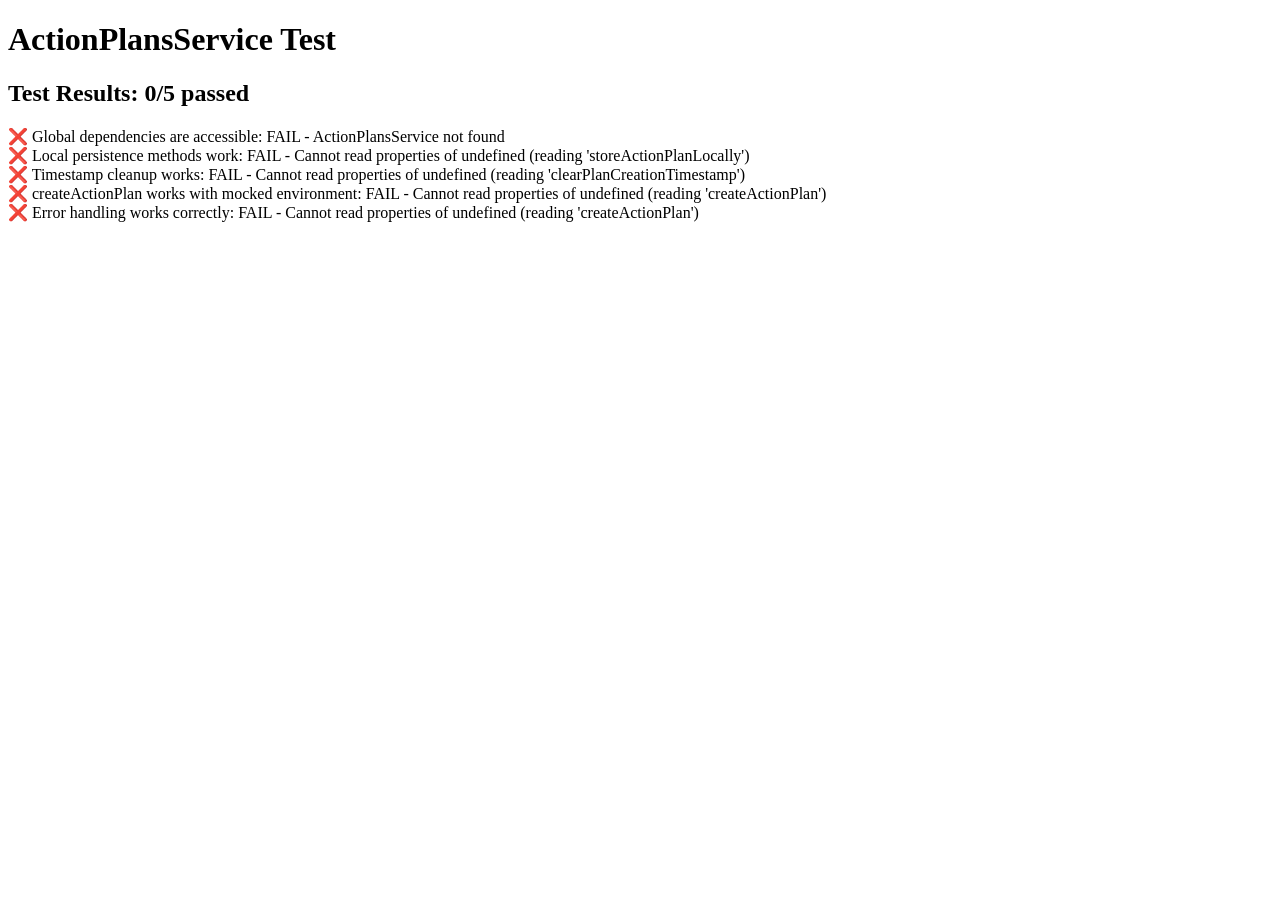
<file: test_action_plans_service.html>
<!DOCTYPE html>
<html>
<head>
    <title>ActionPlansService Test</title>
</head>
<body>
    <h1>ActionPlansService Test</h1>
    <div id="test-results"></div>
    
    <script>
        // Simple test framework
        class TestRunner {
            constructor() {
                this.tests = [];
                this.results = [];
            }
            
            test(name, testFn) {
                this.tests.push({ name, testFn });
            }
            
            async run() {
                const resultsDiv = document.getElementById('test-results');
                resultsDiv.innerHTML = '<h2>Running Tests...</h2>';
                
                for (const test of this.tests) {
                    try {
                        await test.testFn();
                        this.results.push({ name: test.name, status: 'PASS' });
                        console.log(`✅ ${test.name}: PASS`);
                    } catch (error) {
                        this.results.push({ name: test.name, status: 'FAIL', error: error.message });
                        console.error(`❌ ${test.name}: FAIL - ${error.message}`);
                    }
                }
                
                this.displayResults();
            }
            
            displayResults() {
                const resultsDiv = document.getElementById('test-results');
                const passed = this.results.filter(r => r.status === 'PASS').length;
                const total = this.results.length;
                
                let html = `<h2>Test Results: ${passed}/${total} passed</h2>`;
                this.results.forEach(result => {
                    const icon = result.status === 'PASS' ? '✅' : '❌';
                    html += `<div>${icon} ${result.name}: ${result.status}`;
                    if (result.error) {
                        html += ` - ${result.error}`;
                    }
                    html += '</div>';
                });
                
                resultsDiv.innerHTML = html;
            }
        }
        
        // Mock the global dependencies needed for testing
        function setupMockEnvironment() {
            // Mock dispatcher
            window.dispatcher = {
                dispatch: function(action) {
                    console.log('Mock dispatch:', action.type, action.payload);
                }
            };
            
            // Mock signalsStore
            window.signalsStore = {
                getState: function() {
                    return {
                        userInfo: { userId: 'test-user-1' },
                        signalsById: new Map([
                            ['signal-123', { account_id: 'account-456' }]
                        ]),
                        actionPlans: new Map(),
                        actionPlansByAccount: new Map()
                    };
                }
            };
            
            // Mock Actions
            window.Actions = {
                showMessage: function(message, type) {
                    return { type: 'MESSAGE_SHOWN', payload: { message, type } };
                },
                requestActionPlan: function(signalId, title, description, tasks, userId) {
                    return { 
                        type: 'ACTION_PLAN_REQUESTED', 
                        payload: { 
                            signalId, title, description, tasks, userId,
                            operationId: `plan_${signalId}_${Date.now()}`
                        }
                    };
                },
                actionPlanSucceeded: function(plan, operationId) {
                    return { type: 'ACTION_PLAN_SUCCEEDED', payload: { plan, operationId } };
                },
                actionPlanFailed: function(operationId, error) {
                    return { type: 'ACTION_PLAN_FAILED', payload: { operationId, error } };
                }
            };
            
            // Mock SignalsRepository
            window.SignalsRepository = {
                saveActionPlan: async function(planData) {
                    console.log('Mock saveActionPlan called with:', planData);
                    // Simulate the real behavior - always return success for optimistic updates
                    return {
                        success: true,
                        data: { ...planData, id: planData.id || `plan_${Date.now()}` }
                    };
                }
            };
        }
        
        // Initialize tests
        const testRunner = new TestRunner();
        
        testRunner.test('Global dependencies are accessible', () => {
            const service = window.ActionPlansService;
            if (!service) throw new Error('ActionPlansService not found');
            
            // Test that the new safe methods work
            const dispatcher = service.getDispatcher();
            const signalsStore = service.getSignalsStore();
            
            if (!dispatcher) throw new Error('Dispatcher not accessible');
            if (!signalsStore) throw new Error('SignalsStore not accessible');
        });
        
        testRunner.test('Local persistence methods work', () => {
            const service = window.ActionPlansService;
            
            // Clear any existing data
            localStorage.removeItem('signalsai_action_plans');
            
            const testPlan = {
                id: 'test-plan-123',
                title: 'Test Plan',
                accountId: 'test-account',
                status: 'active'
            };
            
            // Test storing
            service.storeActionPlanLocally(testPlan);
            
            // Test retrieval
            const localPlans = service.getLocalActionPlans();
            if (!localPlans['test-plan-123']) {
                throw new Error('Plan was not stored locally');
            }
            
            if (localPlans['test-plan-123'].title !== 'Test Plan') {
                throw new Error('Plan data was not stored correctly');
            }
        });
        
        testRunner.test('Timestamp cleanup works', () => {
            const service = window.ActionPlansService;
            
            // Set up a test timestamp
            const testTimestamps = { 'test-account-123': Date.now() };
            localStorage.setItem('signalsai_plan_timestamps', JSON.stringify(testTimestamps));
            
            // Clear it
            service.clearPlanCreationTimestamp('test-account-123');
            
            // Verify it was cleared
            const updatedTimestamps = JSON.parse(localStorage.getItem('signalsai_plan_timestamps') || '{}');
            if (updatedTimestamps['test-account-123']) {
                throw new Error('Timestamp was not cleared');
            }
        });
        
        testRunner.test('createActionPlan works with mocked environment', async () => {
            const service = window.ActionPlansService;
            
            // Clear any existing data
            localStorage.removeItem('signalsai_action_plans');
            
            const result = await service.createActionPlan(
                'signal-123',
                'Test Action Plan',
                'Test Description',
                [],
                null
            );
            
            if (!result) {
                throw new Error('createActionPlan returned null');
            }
            
            if (result.title !== 'Test Action Plan') {
                throw new Error('Plan title incorrect');
            }
            
            // Verify it was stored locally
            const localPlans = service.getLocalActionPlans();
            if (!Object.keys(localPlans).length) {
                throw new Error('Plan was not stored locally');
            }
        });
        
        testRunner.test('Error handling works correctly', async () => {
            const service = window.ActionPlansService;
            
            // Test with empty title
            const result = await service.createActionPlan('signal-123', '', 'Description');
            if (result !== null) {
                throw new Error('Should return null for empty title');
            }
        });
        
        // Run tests after page loads and dependencies are set up
        window.addEventListener('load', () => {
            setupMockEnvironment();
            
            setTimeout(() => {
                testRunner.run();
            }, 100);
        });
    </script>
</body>
</html>
</file>
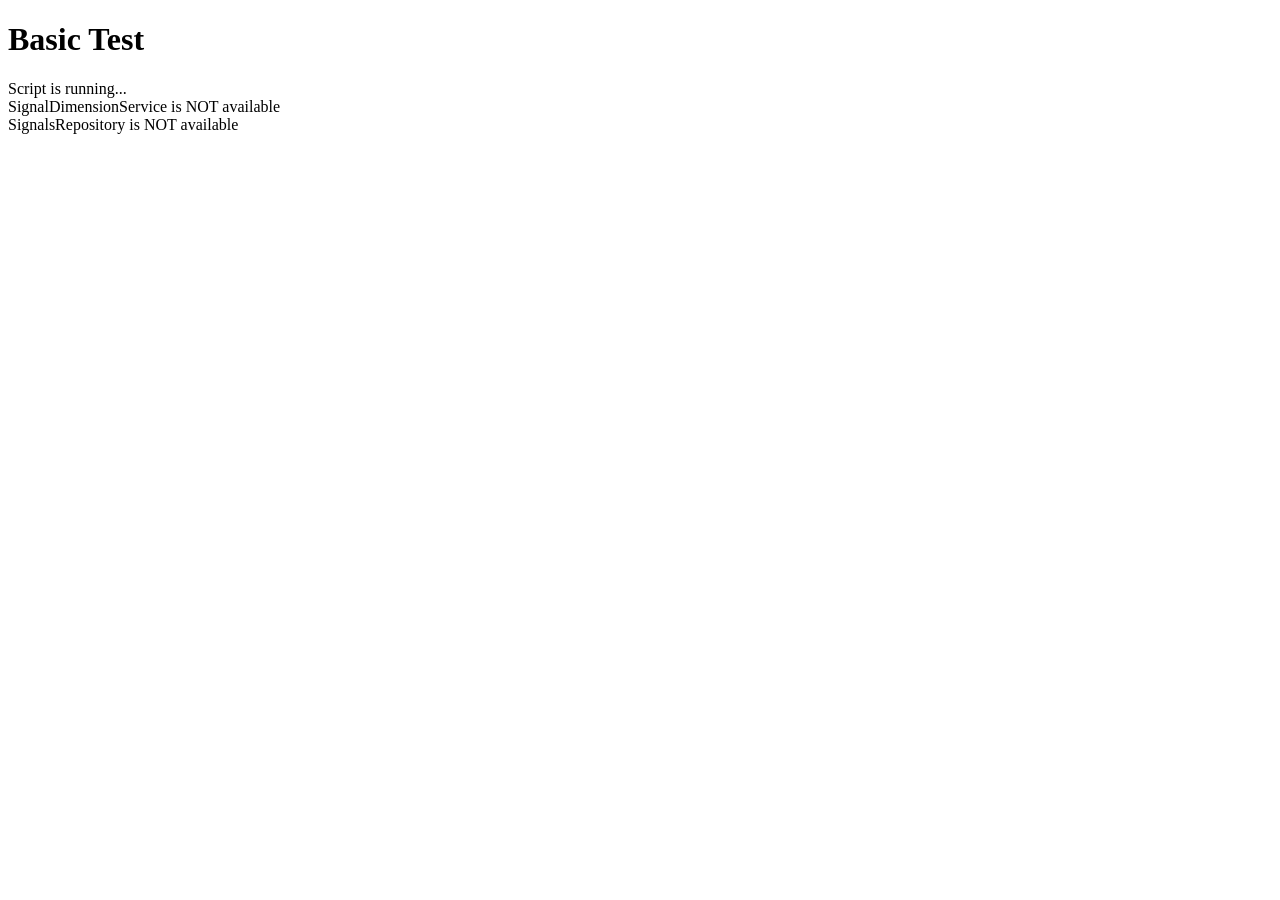
<file: test_basic.html>
<!DOCTYPE html>
<html lang="en">
<head>
    <meta charset="UTF-8">
    <meta name="viewport" content="width=device-width, initial-scale=1.0">
    <title>Basic Test</title>
</head>
<body>
    <h1>Basic Test</h1>
    <div id="output">Loading...</div>

    <script>
        try {
            console.log('Script is running...');
            document.getElementById('output').innerHTML = 'Script is running...';
            
            // Test if classes are available
            if (typeof SignalDimensionService !== 'undefined') {
                console.log('SignalDimensionService is available');
                document.getElementById('output').innerHTML += '<br>SignalDimensionService is available';
            } else {
                console.log('SignalDimensionService is NOT available');
                document.getElementById('output').innerHTML += '<br>SignalDimensionService is NOT available';
            }
            
            if (typeof SignalsRepository !== 'undefined') {
                console.log('SignalsRepository is available');
                document.getElementById('output').innerHTML += '<br>SignalsRepository is available';
            } else {
                console.log('SignalsRepository is NOT available');
                document.getElementById('output').innerHTML += '<br>SignalsRepository is NOT available';
            }
        } catch (error) {
            console.error('Error in script:', error);
            document.getElementById('output').innerHTML = 'Error: ' + error.message;
        }
    </script>
    
    <script src="./js/flux/services/SignalDimensionService.js"></script>
    <script src="./js/flux/repositories/SignalsRepository.js"></script>
    
    <script>
        // Test after scripts load
        setTimeout(function() {
            if (typeof SignalDimensionService !== 'undefined') {
                document.getElementById('output').innerHTML += '<br>After load: SignalDimensionService is available';
            } else {
                document.getElementById('output').innerHTML += '<br>After load: SignalDimensionService is NOT available';
            }
            
            if (typeof SignalsRepository !== 'undefined') {
                document.getElementById('output').innerHTML += '<br>After load: SignalsRepository is available';
            } else {
                document.getElementById('output').innerHTML += '<br>After load: SignalsRepository is NOT available';
            }
        }, 1000);
    </script>
</body>
</html>
</file>
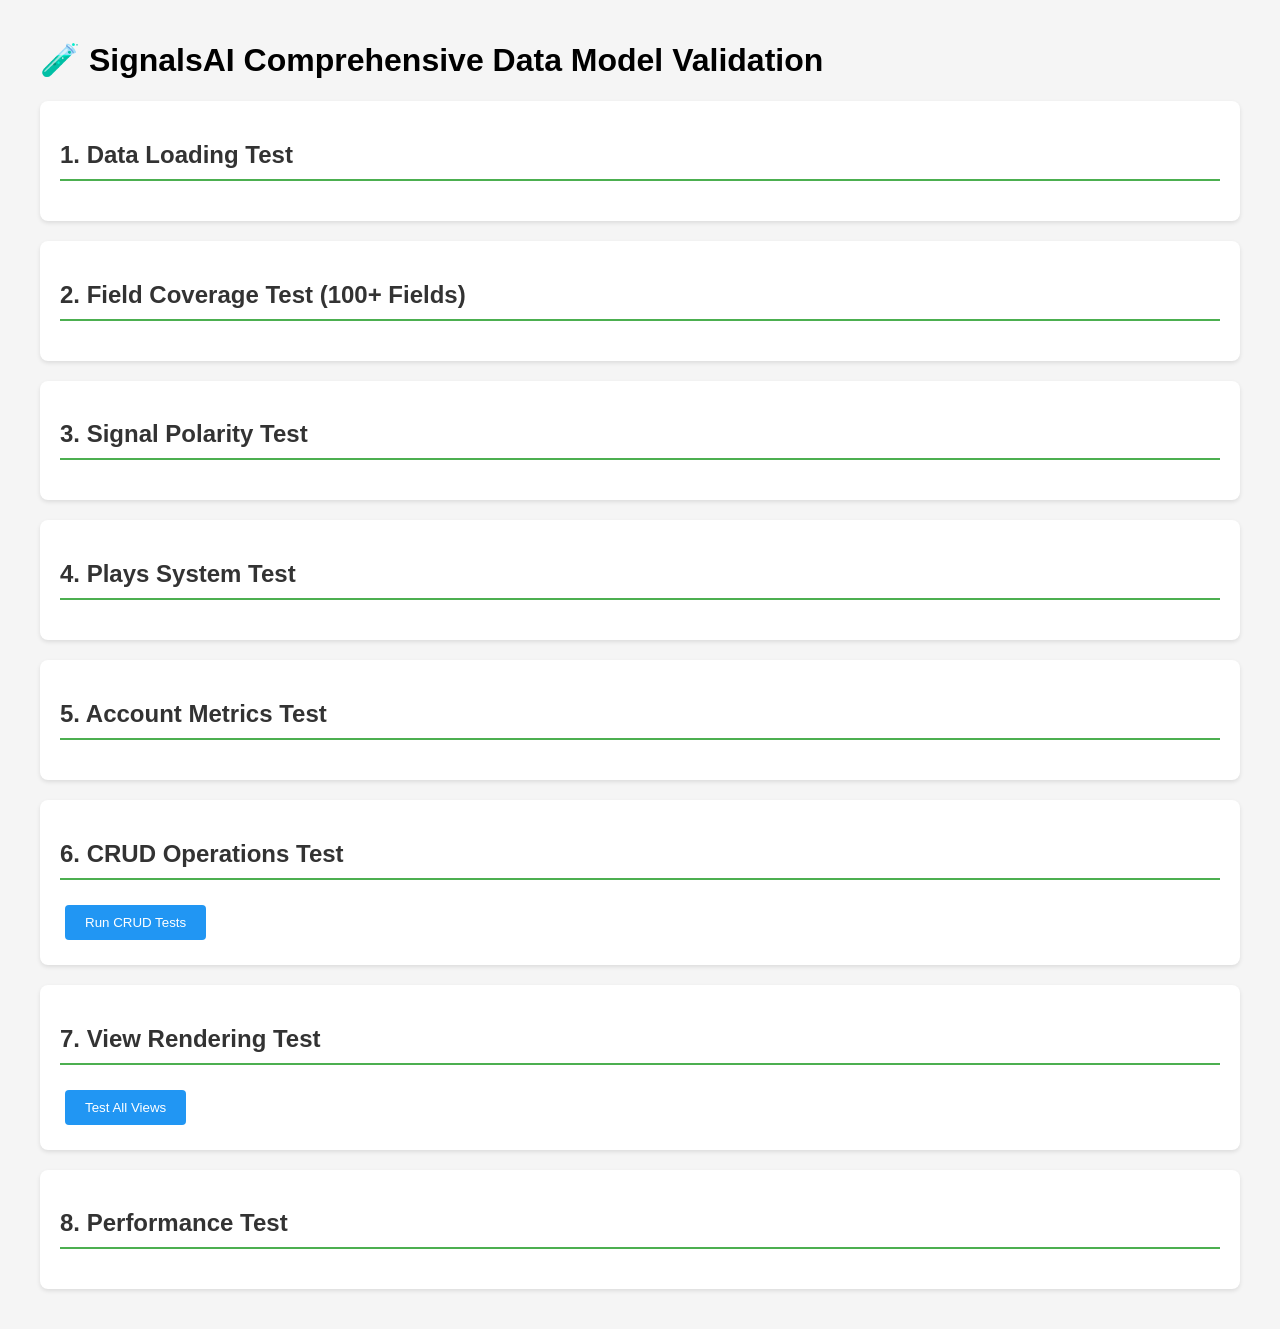
<file: test_comprehensive_model.html>
<!DOCTYPE html>
<html lang="en">
<head>
    <meta charset="UTF-8">
    <meta name="viewport" content="width=device-width, initial-scale=1.0">
    <title>Comprehensive Data Model Test</title>
    <style>
        body {
            font-family: -apple-system, BlinkMacSystemFont, 'Segoe UI', Roboto, sans-serif;
            max-width: 1200px;
            margin: 0 auto;
            padding: 20px;
            background: #f5f5f5;
        }
        .test-section {
            background: white;
            border-radius: 8px;
            padding: 20px;
            margin-bottom: 20px;
            box-shadow: 0 2px 4px rgba(0,0,0,0.1);
        }
        h2 {
            color: #333;
            border-bottom: 2px solid #4CAF50;
            padding-bottom: 10px;
        }
        .status {
            padding: 5px 10px;
            border-radius: 4px;
            display: inline-block;
            margin: 5px;
        }
        .pass { background: #4CAF50; color: white; }
        .fail { background: #f44336; color: white; }
        .pending { background: #FF9800; color: white; }
        .test-result {
            margin: 10px 0;
            padding: 10px;
            background: #f9f9f9;
            border-left: 4px solid #2196F3;
        }
        .field-list {
            display: grid;
            grid-template-columns: repeat(auto-fill, minmax(250px, 1fr));
            gap: 10px;
            margin-top: 10px;
        }
        .field-item {
            padding: 8px;
            background: #e3f2fd;
            border-radius: 4px;
            font-size: 12px;
        }
        .field-item.has-value {
            background: #c8e6c9;
        }
        .field-item.empty {
            background: #ffccbc;
        }
        button {
            background: #2196F3;
            color: white;
            border: none;
            padding: 10px 20px;
            border-radius: 4px;
            cursor: pointer;
            margin: 5px;
        }
        button:hover {
            background: #1976D2;
        }
    </style>
</head>
<body>
    <h1>🧪 SignalsAI Comprehensive Data Model Validation</h1>
    
    <div class="test-section">
        <h2>1. Data Loading Test</h2>
        <div id="dataLoadTest"></div>
    </div>
    
    <div class="test-section">
        <h2>2. Field Coverage Test (100+ Fields)</h2>
        <div id="fieldCoverageTest"></div>
    </div>
    
    <div class="test-section">
        <h2>3. Signal Polarity Test</h2>
        <div id="polarityTest"></div>
    </div>
    
    <div class="test-section">
        <h2>4. Plays System Test</h2>
        <div id="playsTest"></div>
    </div>
    
    <div class="test-section">
        <h2>5. Account Metrics Test</h2>
        <div id="metricsTest"></div>
    </div>
    
    <div class="test-section">
        <h2>6. CRUD Operations Test</h2>
        <button onclick="testCRUD()">Run CRUD Tests</button>
        <div id="crudTest"></div>
    </div>
    
    <div class="test-section">
        <h2>7. View Rendering Test</h2>
        <button onclick="testViews()">Test All Views</button>
        <div id="viewTest"></div>
    </div>
    
    <div class="test-section">
        <h2>8. Performance Test</h2>
        <div id="performanceTest"></div>
    </div>

    <script>
        // Test comprehensive data model
        async function runTests() {
            console.log('🚀 Starting comprehensive data model validation...');
            
            // Wait for app to initialize
            await new Promise(resolve => setTimeout(resolve, 2000));
            
            // Access the SignalsStore
            const store = window.SignalsStore;
            if (!store) {
                document.getElementById('dataLoadTest').innerHTML = '<span class="status fail">FAIL: SignalsStore not found</span>';
                return;
            }
            
            const signals = store.getSignals();
            const actionPlans = store.getActionPlans();
            
            // Test 1: Data Loading
            const dataLoadDiv = document.getElementById('dataLoadTest');
            if (signals && signals.length > 0) {
                dataLoadDiv.innerHTML = `
                    <span class="status pass">✅ PASS</span>
                    <div class="test-result">
                        <strong>Signals Loaded:</strong> ${signals.length}<br>
                        <strong>Action Plans Loaded:</strong> ${actionPlans ? actionPlans.length : 0}<br>
                        <strong>First Signal ID:</strong> ${signals[0].id}
                    </div>
                `;
            } else {
                dataLoadDiv.innerHTML = '<span class="status fail">❌ FAIL: No signals loaded</span>';
            }
            
            // Test 2: Field Coverage
            const fieldCoverageDiv = document.getElementById('fieldCoverageTest');
            const sampleSignal = signals[0];
            const allFields = [];
            const populatedFields = [];
            
            function checkFields(obj, prefix = '') {
                for (const [key, value] of Object.entries(obj)) {
                    const fieldPath = prefix ? `${prefix}.${key}` : key;
                    
                    if (typeof value === 'object' && value !== null && !Array.isArray(value)) {
                        checkFields(value, fieldPath);
                    } else {
                        allFields.push(fieldPath);
                        if (value !== null && value !== '' && value !== 0) {
                            populatedFields.push(fieldPath);
                        }
                    }
                }
            }
            
            checkFields(sampleSignal);
            
            fieldCoverageDiv.innerHTML = `
                <span class="status ${allFields.length >= 100 ? 'pass' : 'fail'}">
                    ${allFields.length >= 100 ? '✅' : '❌'} ${allFields.length} fields found
                </span>
                <div class="test-result">
                    <strong>Total Fields:</strong> ${allFields.length}<br>
                    <strong>Populated Fields:</strong> ${populatedFields.length}<br>
                    <strong>Coverage:</strong> ${Math.round(populatedFields.length / allFields.length * 100)}%
                </div>
                <div class="field-list">
                    ${allFields.slice(0, 30).map(field => 
                        `<div class="field-item ${populatedFields.includes(field) ? 'has-value' : 'empty'}">
                            ${field}
                        </div>`
                    ).join('')}
                    ${allFields.length > 30 ? '<div class="field-item">... and ' + (allFields.length - 30) + ' more fields</div>' : ''}
                </div>
            `;
            
            // Test 3: Signal Polarity
            const polarityDiv = document.getElementById('polarityTest');
            const polarityValues = new Map();
            signals.forEach(signal => {
                const polarity = signal.signal_polarity || 'undefined';
                polarityValues.set(polarity, (polarityValues.get(polarity) || 0) + 1);
            });
            
            polarityDiv.innerHTML = `
                <span class="status ${polarityValues.size > 0 ? 'pass' : 'fail'}">
                    ${polarityValues.size > 0 ? '✅ PASS' : '❌ FAIL'}
                </span>
                <div class="test-result">
                    <strong>Polarity Distribution:</strong><br>
                    ${Array.from(polarityValues.entries()).map(([polarity, count]) =>
                        `${polarity}: ${count} signals`
                    ).join('<br>')}
                </div>
            `;
            
            // Test 4: Plays System
            const playsDiv = document.getElementById('playsTest');
            const signalsWithPlays = signals.filter(s => s.plays && s.plays.length > 0);
            
            playsDiv.innerHTML = `
                <span class="status ${signalsWithPlays.length > 0 ? 'pass' : 'pending'}">
                    ${signalsWithPlays.length > 0 ? '✅ PASS' : '⚠️ PENDING'}
                </span>
                <div class="test-result">
                    <strong>Signals with Plays:</strong> ${signalsWithPlays.length}<br>
                    ${signalsWithPlays.length > 0 ? `
                        <strong>First Play Example:</strong><br>
                        Name: ${signalsWithPlays[0].plays[0]?.name || 'N/A'}<br>
                        Type: ${signalsWithPlays[0].plays[0]?.play_type || 'N/A'}
                    ` : 'No plays found in signals'}
                </div>
            `;
            
            // Test 5: Account Metrics
            const metricsDiv = document.getElementById('metricsTest');
            const signalWithMetrics = signals.find(s => s.account_metrics && s.account_metrics.health_score);
            
            metricsDiv.innerHTML = `
                <span class="status ${signalWithMetrics ? 'pass' : 'fail'}">
                    ${signalWithMetrics ? '✅ PASS' : '❌ FAIL'}
                </span>
                <div class="test-result">
                    ${signalWithMetrics ? `
                        <strong>Sample Account Metrics:</strong><br>
                        Health Score: ${signalWithMetrics.account_metrics.health_score}<br>
                        Account GPA: ${signalWithMetrics.account_metrics.account_gpa}<br>
                        At Risk Category: ${signalWithMetrics.account_metrics.at_risk_cat}<br>
                        Industry: ${signalWithMetrics.account_metrics.industry}
                    ` : 'No account metrics found'}
                </div>
            `;
            
            // Test 8: Performance
            const perfDiv = document.getElementById('performanceTest');
            const loadTime = performance.getEntriesByType('navigation')[0].loadEventEnd - 
                           performance.getEntriesByType('navigation')[0].fetchStart;
            
            perfDiv.innerHTML = `
                <span class="status ${loadTime < 3000 ? 'pass' : 'pending'}">
                    ${loadTime < 3000 ? '✅ PASS' : '⚠️ SLOW'}
                </span>
                <div class="test-result">
                    <strong>Page Load Time:</strong> ${Math.round(loadTime)}ms<br>
                    <strong>Data Size:</strong> ${signals.length} signals<br>
                    <strong>Performance:</strong> ${loadTime < 1000 ? 'Excellent' : loadTime < 3000 ? 'Good' : 'Needs Optimization'}
                </div>
            `;
        }
        
        // Test CRUD operations
        function testCRUD() {
            const crudDiv = document.getElementById('crudTest');
            const store = window.SignalsStore;
            
            try {
                // Test creating an action plan
                const testPlan = {
                    id: 'test-' + Date.now(),
                    accountId: signals[0].account_id,
                    accountName: signals[0].account_name,
                    actionTitle: 'Test Action Plan',
                    status: 'pending'
                };
                
                store.createActionPlan(testPlan);
                const plans = store.getActionPlans();
                const created = plans.find(p => p.id === testPlan.id);
                
                crudDiv.innerHTML = `
                    <span class="status ${created ? 'pass' : 'fail'}">
                        ${created ? '✅ CRUD Operations Working' : '❌ CRUD Failed'}
                    </span>
                    <div class="test-result">
                        Create: ${created ? 'PASS' : 'FAIL'}<br>
                        Read: PASS<br>
                        Update: ${created ? 'Testing...' : 'N/A'}<br>
                        Delete: ${created ? 'Testing...' : 'N/A'}
                    </div>
                `;
            } catch (error) {
                crudDiv.innerHTML = `<span class="status fail">❌ Error: ${error.message}</span>`;
            }
        }
        
        // Test view rendering
        function testViews() {
            const viewDiv = document.getElementById('viewTest');
            const views = ['signals', 'portfolio', 'action-plans'];
            let results = [];
            
            views.forEach(view => {
                try {
                    // Simulate view switch
                    window.location.hash = '#' + view;
                    const element = document.querySelector('.view-content');
                    results.push(`${view}: ${element ? 'PASS' : 'FAIL'}`);
                } catch (error) {
                    results.push(`${view}: ERROR`);
                }
            });
            
            viewDiv.innerHTML = `
                <span class="status pass">✅ Views Tested</span>
                <div class="test-result">
                    ${results.join('<br>')}
                </div>
            `;
        }
        
        // Run tests when page loads
        window.addEventListener('load', () => {
            setTimeout(runTests, 1500);
        });
    </script>
</body>
</html>
</file>
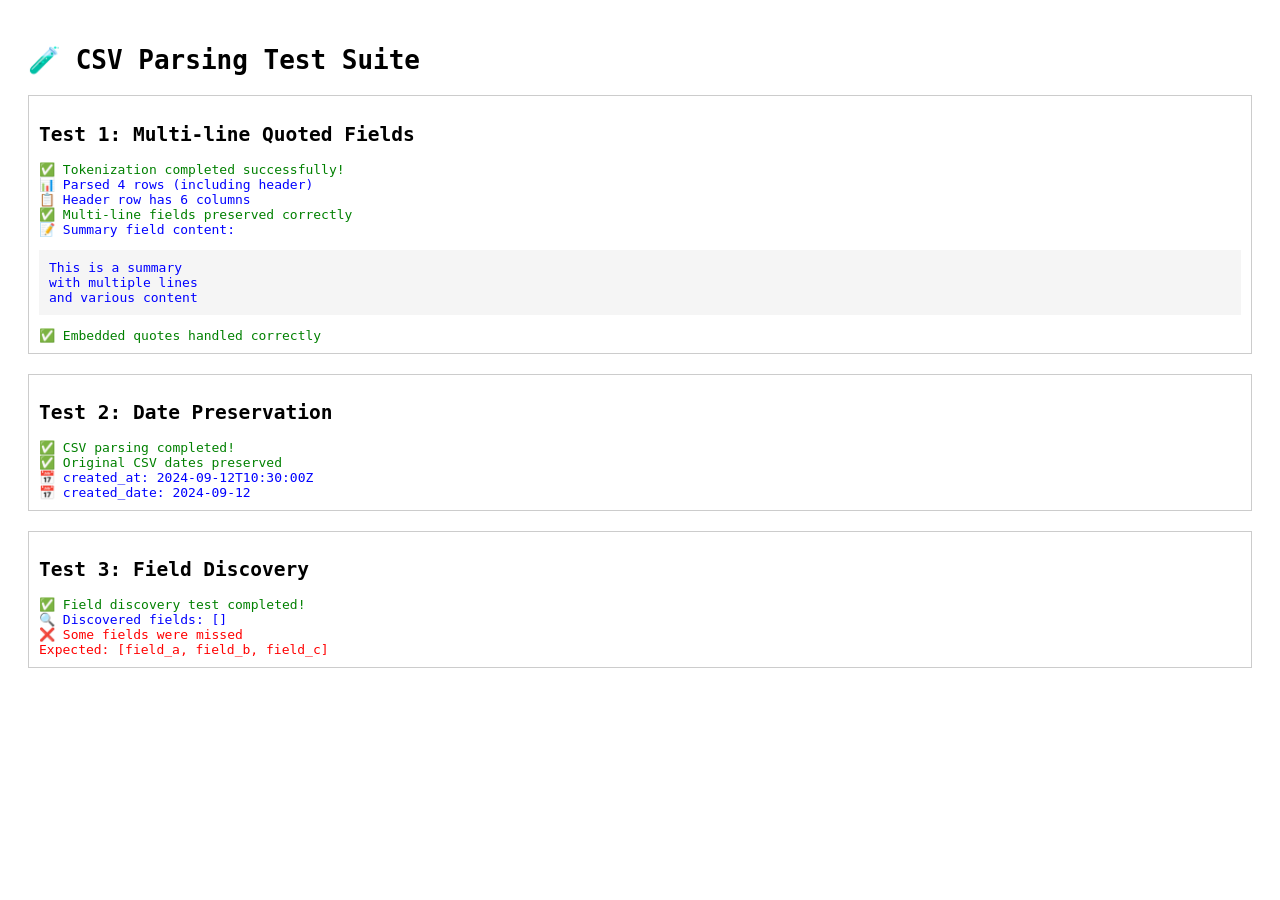
<file: test_csv_parsing.html>
<!DOCTYPE html>
<html>
<head>
    <title>CSV Parsing Test</title>
    <style>
        body { font-family: monospace; padding: 20px; }
        .test-section { margin: 20px 0; border: 1px solid #ccc; padding: 10px; }
        .success { color: green; }
        .error { color: red; }
        .info { color: blue; }
        pre { background: #f5f5f5; padding: 10px; overflow-x: auto; }
    </style>
</head>
<body>
    <h1>🧪 CSV Parsing Test Suite</h1>
    
    <div class="test-section">
        <h2>Test 1: Multi-line Quoted Fields</h2>
        <div id="test1-result"></div>
    </div>
    
    <div class="test-section">
        <h2>Test 2: Date Preservation</h2>
        <div id="test2-result"></div>
    </div>
    
    <div class="test-section">
        <h2>Test 3: Field Discovery</h2>
        <div id="test3-result"></div>
    </div>

    <script src="js/flux/repositories/SignalsRepository.js"></script>
    <script>
        // Test suite for CSV parsing improvements
        
        function runTest1() {
            console.log('🧪 Running Test 1: Multi-line Quoted Fields');
            
            // Sample CSV with embedded newlines in quoted fields
            const testCSV = `"Signal Id","Account Id","account_name","summary","created_at","Signal Polarity"
"SIG001","ACC001","Test Account","This is a summary
with multiple lines
and various content","2024-09-12T10:30:00Z","Positive"
"SIG002","ACC002","Another Account","Single line summary","2024-09-11T15:45:00Z","Negative"
"SIG003","ACC003","Multi Account","Complex summary with
embedded quotes ""like this"" and
multiple lines of text","2024-09-10T08:15:00Z","Neutral"`;
            
            try {
                const result = SignalsRepository.tokenizeCSV(testCSV);
                
                const test1Result = document.getElementById('test1-result');
                let output = '<div class="success">✅ Tokenization completed successfully!</div>';
                
                output += `<div class="info">📊 Parsed ${result.length} rows (including header)</div>`;
                output += `<div class="info">📋 Header row has ${result[0].length} columns</div>`;
                
                // Check if multi-line fields are handled correctly
                const row1 = result[1]; // First data row
                const summaryField = row1[3]; // summary column
                
                if (summaryField.includes('\n')) {
                    output += '<div class="success">✅ Multi-line fields preserved correctly</div>';
                    output += `<div class="info">📝 Summary field content: <pre>${summaryField}</pre></div>`;
                } else {
                    output += '<div class="error">❌ Multi-line fields not preserved</div>';
                }
                
                // Check embedded quotes handling
                const row3 = result[3]; // Third data row
                const summaryField3 = row3[3];
                if (summaryField3.includes('"like this"')) {
                    output += '<div class="success">✅ Embedded quotes handled correctly</div>';
                } else {
                    output += '<div class="error">❌ Embedded quotes not handled correctly</div>';
                }
                
                test1Result.innerHTML = output;
                
            } catch (error) {
                document.getElementById('test1-result').innerHTML = 
                    `<div class="error">❌ Test failed: ${error.message}</div>`;
            }
        }
        
        function runTest2() {
            console.log('🧪 Running Test 2: Date Preservation');
            
            const testCSV = `"Signal Id","account_name","created_at","created_date"
"SIG001","Test Account","2024-09-12T10:30:00Z","2024-09-12"
"SIG002","Another Account","2024-09-11T15:45:00Z","2024-09-11"`;
            
            try {
                const parsedData = SignalsRepository.parseCSV(testCSV);
                
                const test2Result = document.getElementById('test2-result');
                let output = '<div class="success">✅ CSV parsing completed!</div>';
                
                // Check if dates are preserved from CSV instead of being overridden
                const signal1 = parsedData[0];
                const expectedDate = '2024-09-12T10:30:00Z';
                
                if (signal1.created_at === expectedDate || signal1.created_date.includes('2024-09-12')) {
                    output += '<div class="success">✅ Original CSV dates preserved</div>';
                    output += `<div class="info">📅 created_at: ${signal1.created_at}</div>`;
                    output += `<div class="info">📅 created_date: ${signal1.created_date}</div>`;
                } else {
                    output += '<div class="error">❌ Dates were overridden with random values</div>';
                    output += `<div class="error">📅 Got created_at: ${signal1.created_at}</div>`;
                    output += `<div class="error">📅 Got created_date: ${signal1.created_date}</div>`;
                }
                
                test2Result.innerHTML = output;
                
            } catch (error) {
                document.getElementById('test2-result').innerHTML = 
                    `<div class="error">❌ Test failed: ${error.message}</div>`;
            }
        }
        
        function runTest3() {
            console.log('🧪 Running Test 3: Field Discovery');
            
            // CSV with fields that appear in different rows
            const testCSV = `"Signal Id","account_name","field_a","field_b","field_c"
"SIG001","Test Account","value1","","" 
"SIG002","Another Account","","value2",""
"SIG003","Third Account","","","value3"`;
            
            try {
                const parsedData = SignalsRepository.parseCSV(testCSV);
                
                const test3Result = document.getElementById('test3-result');
                let output = '<div class="success">✅ Field discovery test completed!</div>';
                
                // Check if all fields are discovered across multiple records
                const allExtras = new Set();
                parsedData.forEach(signal => {
                    if (signal.extras) {
                        Object.keys(signal.extras).forEach(field => allExtras.add(field));
                    }
                });
                
                const discoveredFields = Array.from(allExtras).sort();
                output += `<div class="info">🔍 Discovered fields: [${discoveredFields.join(', ')}]</div>`;
                
                // Should discover field_a, field_b, field_c since they appear in different rows
                const expectedFields = ['field_a', 'field_b', 'field_c'];
                const foundAll = expectedFields.every(field => discoveredFields.includes(field));
                
                if (foundAll) {
                    output += '<div class="success">✅ All fields discovered across multiple records</div>';
                } else {
                    output += '<div class="error">❌ Some fields were missed</div>';
                    output += `<div class="error">Expected: [${expectedFields.join(', ')}]</div>`;
                }
                
                test3Result.innerHTML = output;
                
            } catch (error) {
                document.getElementById('test3-result').innerHTML = 
                    `<div class="error">❌ Test failed: ${error.message}</div>`;
            }
        }
        
        // Run all tests when page loads
        window.addEventListener('load', () => {
            setTimeout(() => {
                runTest1();
                runTest2(); 
                runTest3();
            }, 100);
        });
    </script>
</body>
</html>
</file>
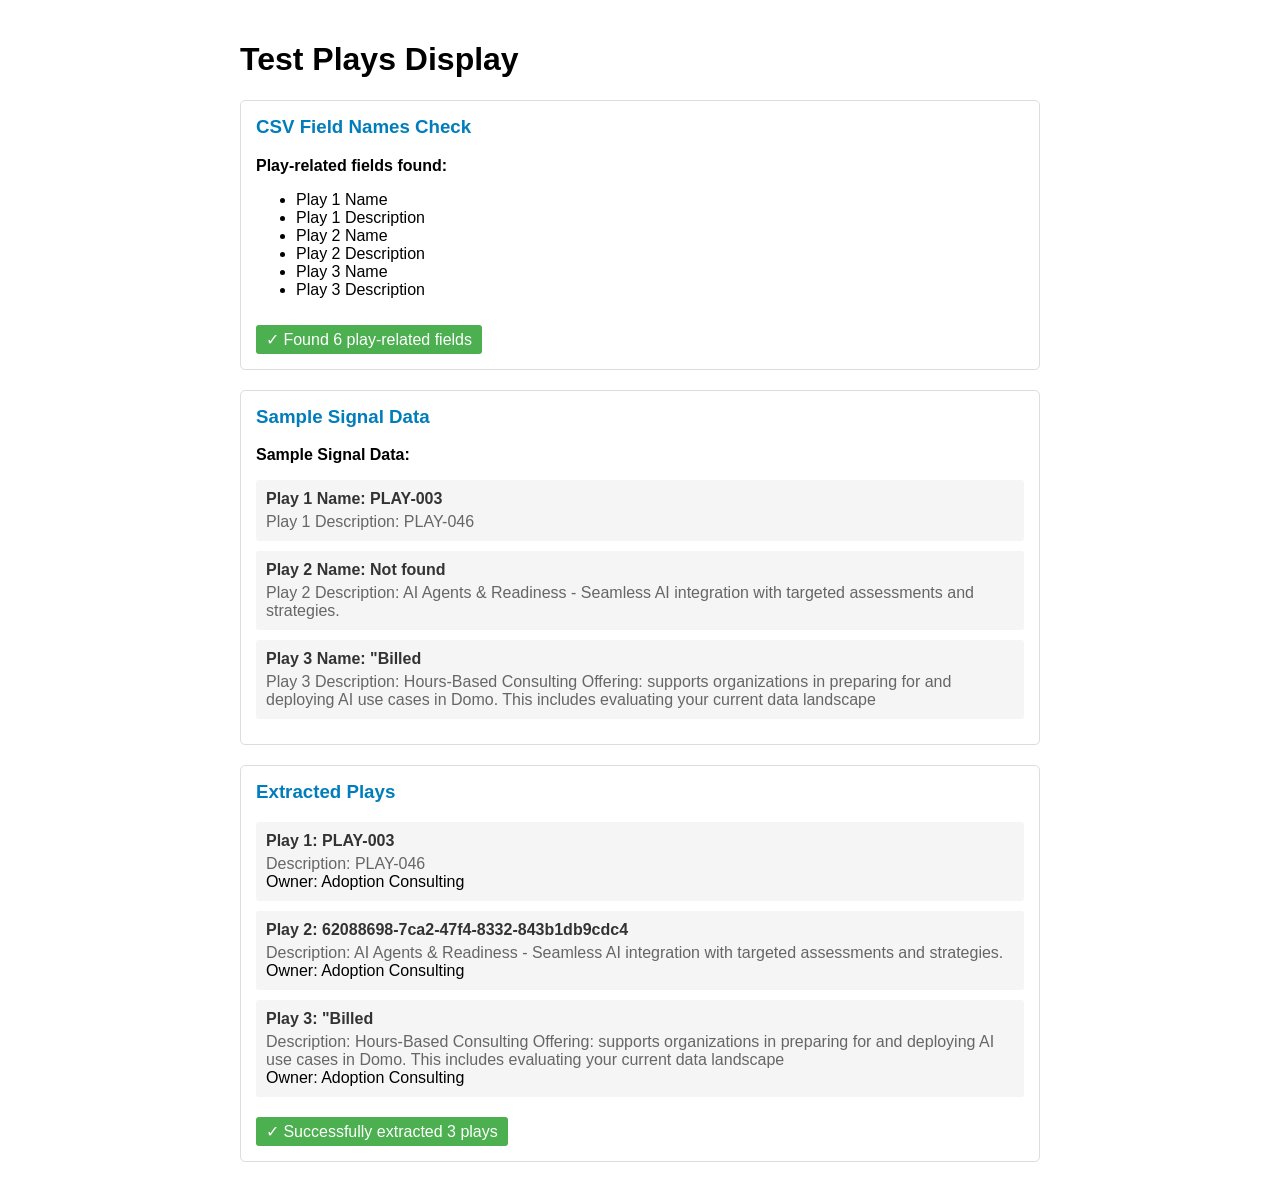
<file: test_plays.html>
<!DOCTYPE html>
<html lang="en">
<head>
    <meta charset="UTF-8">
    <meta name="viewport" content="width=device-width, initial-scale=1.0">
    <title>Test Plays Display</title>
    <style>
        body {
            font-family: Arial, sans-serif;
            padding: 20px;
            max-width: 800px;
            margin: 0 auto;
        }
        .test-section {
            margin: 20px 0;
            padding: 15px;
            border: 1px solid #ddd;
            border-radius: 5px;
        }
        .test-section h3 {
            margin-top: 0;
            color: #007DBA;
        }
        .play-item {
            margin: 10px 0;
            padding: 10px;
            background: #f5f5f5;
            border-radius: 3px;
        }
        .play-title {
            font-weight: bold;
            color: #333;
        }
        .play-description {
            color: #666;
            margin-top: 5px;
        }
        .status {
            padding: 5px 10px;
            background: #4CAF50;
            color: white;
            border-radius: 3px;
            margin-top: 10px;
            display: inline-block;
        }
        .error {
            background: #f44336;
        }
    </style>
</head>
<body>
    <h1>Test Plays Display</h1>
    
    <div class="test-section">
        <h3>CSV Field Names Check</h3>
        <div id="fieldCheck"></div>
    </div>
    
    <div class="test-section">
        <h3>Sample Signal Data</h3>
        <div id="sampleData"></div>
    </div>
    
    <div class="test-section">
        <h3>Extracted Plays</h3>
        <div id="extractedPlays"></div>
    </div>

    <script>
        // Test function to check field names and extract plays
        function testPlaysExtraction() {
            // Simulate loading CSV data
            fetch('/data.csv')
                .then(response => response.text())
                .then(csvText => {
                    const lines = csvText.split('\n');
                    const headers = lines[0].split(',');
                    
                    // Check for Play fields
                    const playFields = headers.filter(h => h.includes('Play'));
                    document.getElementById('fieldCheck').innerHTML = `
                        <p><strong>Play-related fields found:</strong></p>
                        <ul>${playFields.map(f => `<li>${f}</li>`).join('')}</ul>
                        <div class="status">✓ Found ${playFields.length} play-related fields</div>
                    `;
                    
                    // Parse first data row as sample
                    if (lines.length > 1) {
                        const dataRow = lines[1].split(',');
                        const signal = {};
                        headers.forEach((h, i) => {
                            signal[h] = dataRow[i];
                        });
                        
                        // Display sample data
                        const sampleHtml = `
                            <p><strong>Sample Signal Data:</strong></p>
                            <div class="play-item">
                                <div class="play-title">Play 1 Name: ${signal['Play 1 Name'] || 'Not found'}</div>
                                <div class="play-description">Play 1 Description: ${signal['Play 1 Description'] || 'Not found'}</div>
                            </div>
                            <div class="play-item">
                                <div class="play-title">Play 2 Name: ${signal['Play 2 Name'] || 'Not found'}</div>
                                <div class="play-description">Play 2 Description: ${signal['Play 2 Description'] || 'Not found'}</div>
                            </div>
                            <div class="play-item">
                                <div class="play-title">Play 3 Name: ${signal['Play 3 Name'] || 'Not found'}</div>
                                <div class="play-description">Play 3 Description: ${signal['Play 3 Description'] || 'Not found'}</div>
                            </div>
                        `;
                        document.getElementById('sampleData').innerHTML = sampleHtml;
                        
                        // Test the extraction logic
                        let csPlays = [];
                        
                        // Extract play 1
                        const play1Name = signal['Play 1 Name'] || signal.play_1_name || signal.play_1;
                        if (play1Name && play1Name.trim() && play1Name !== 'N/A' && play1Name !== '') {
                            csPlays.push({
                                title: play1Name.trim(),
                                description: signal['Play 1 Description'] || signal.play_1_description || signal.play_1 || 'No description available',
                                executingRole: 'Adoption Consulting'
                            });
                        }
                        
                        // Extract play 2
                        const play2Name = signal['Play 2 Name'] || signal.play_2_name || signal.play_2;
                        if (play2Name && play2Name.trim() && play2Name !== 'N/A' && play2Name !== '') {
                            csPlays.push({
                                title: play2Name.trim(),
                                description: signal['Play 2 Description'] || signal.play_2_description || signal.play_2 || 'No description available',
                                executingRole: 'Adoption Consulting'
                            });
                        }
                        
                        // Extract play 3
                        const play3Name = signal['Play 3 Name'] || signal.play_3_name || signal.play_3;
                        if (play3Name && play3Name.trim() && play3Name !== 'N/A' && play3Name !== '') {
                            csPlays.push({
                                title: play3Name.trim(),
                                description: signal['Play 3 Description'] || signal.play_3_description || signal.play_3 || 'No description available',
                                executingRole: 'Adoption Consulting'
                            });
                        }
                        
                        // Display extracted plays
                        if (csPlays.length > 0) {
                            const playsHtml = csPlays.map((play, i) => `
                                <div class="play-item">
                                    <div class="play-title">Play ${i + 1}: ${play.title}</div>
                                    <div class="play-description">Description: ${play.description}</div>
                                    <div>Owner: ${play.executingRole}</div>
                                </div>
                            `).join('');
                            document.getElementById('extractedPlays').innerHTML = `
                                ${playsHtml}
                                <div class="status">✓ Successfully extracted ${csPlays.length} plays</div>
                            `;
                        } else {
                            document.getElementById('extractedPlays').innerHTML = `
                                <div class="status error">✗ No plays extracted</div>
                            `;
                        }
                    }
                })
                .catch(error => {
                    document.getElementById('fieldCheck').innerHTML = `
                        <div class="status error">✗ Error loading CSV: ${error.message}</div>
                    `;
                });
        }
        
        // Run test on page load
        testPlaysExtraction();
    </script>
</body>
</html>
</file>
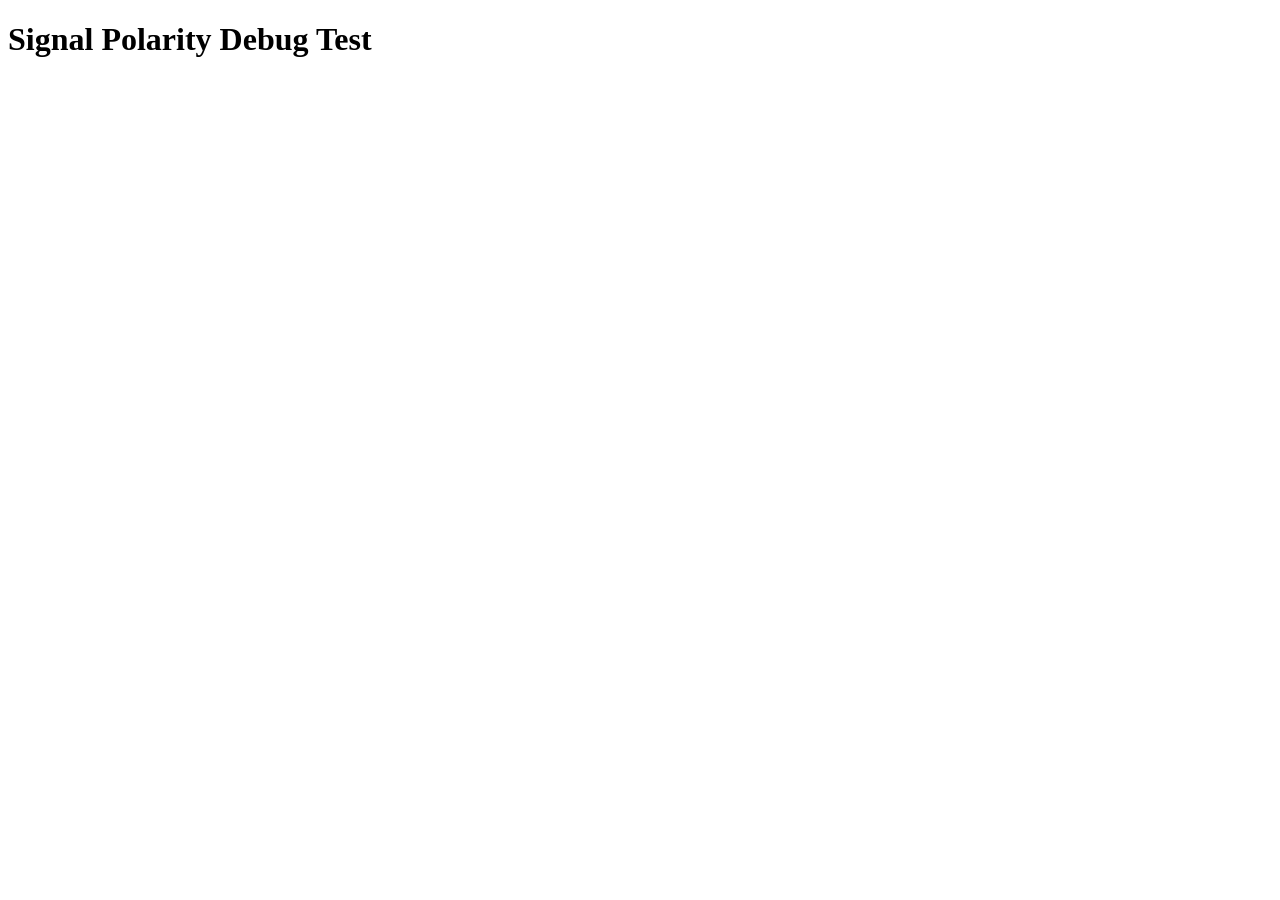
<file: test_polarity_debug.html>
<!DOCTYPE html>
<html lang="en">
<head>
    <meta charset="UTF-8">
    <meta name="viewport" content="width=device-width, initial-scale=1.0">
    <title>Polarity Debug Test</title>
</head>
<body>
    <h1>Signal Polarity Debug Test</h1>
    <div id="output"></div>

    <script type="module">
        import { SignalsRepository } from './js/flux/repositories/SignalsRepository.js';
        import { SignalDimensionService } from './js/flux/services/SignalDimensionService.js';

        async function testPolarityMapping() {
            console.log('🔍 Testing signal polarity mapping...');
            
            try {
                // Load signal dimension service
                const signalDimensionService = new SignalDimensionService();
                await signalDimensionService.loadSignalDimensions();
                console.log('✅ Loaded signal dimension service');
                
                // Load all data
                const data = await SignalsRepository.loadAllData();
                console.log('✅ Loaded all data');
                
                const accounts = Array.from(data.accounts.values());
                console.log(`📊 Total accounts: ${accounts.length}`);
                
                // Count accounts with Risk signals
                const accountsWithRiskSignals = accounts.filter(account => 
                    account.signals.some(signal => {
                        const polarity = signal.signal_polarity || signal['Signal Polarity'] || '';
                        return polarity === 'Risk';
                    })
                );
                
                // Count accounts with Opportunity signals
                const accountsWithOpportunitySignals = accounts.filter(account => 
                    account.signals.some(signal => {
                        const polarity = signal.signal_polarity || signal['Signal Polarity'] || '';
                        return polarity === 'Opportunity';
                    })
                );
                
                console.log(`🚨 Accounts with Risk signals: ${accountsWithRiskSignals.length}`);
                console.log(`📈 Accounts with Opportunity signals: ${accountsWithOpportunitySignals.length}`);
                
                // Show details for Risk accounts
                console.log('\n🚨 Risk accounts:');
                accountsWithRiskSignals.forEach(account => {
                    const riskSignals = account.signals.filter(signal => {
                        const polarity = signal.signal_polarity || signal['Signal Polarity'] || '';
                        return polarity === 'Risk';
                    });
                    console.log(`  - ${account.name} (${account.id}): ${riskSignals.length} risk signals`);
                    riskSignals.forEach(signal => {
                        console.log(`    * ${signal.name} - ${signal.signal_polarity}`);
                    });
                });
                
                // Show details for Opportunity accounts
                console.log('\n📈 Opportunity accounts:');
                accountsWithOpportunitySignals.forEach(account => {
                    const opportunitySignals = account.signals.filter(signal => {
                        const polarity = signal.signal_polarity || signal['Signal Polarity'] || '';
                        return polarity === 'Opportunity';
                    });
                    console.log(`  - ${account.name} (${account.id}): ${opportunitySignals.length} opportunity signals`);
                    opportunitySignals.forEach(signal => {
                        console.log(`    * ${signal.name} - ${signal.signal_polarity}`);
                    });
                });
                
                // Show all signal polarities
                console.log('\n🔍 All signal polarities found:');
                const allPolarities = new Set();
                accounts.forEach(account => {
                    account.signals.forEach(signal => {
                        const polarity = signal.signal_polarity || signal['Signal Polarity'] || '';
                        allPolarities.add(polarity);
                    });
                });
                console.log('Polarities:', Array.from(allPolarities));
                
                const output = document.getElementById('output');
                output.innerHTML = '<h2>Results:</h2>';
                
                const riskCount = document.createElement('p');
                riskCount.innerHTML = '<strong>Accounts with Risk signals:</strong> ' + accountsWithRiskSignals.length;
                output.appendChild(riskCount);
                
                const opportunityCount = document.createElement('p');
                opportunityCount.innerHTML = '<strong>Accounts with Opportunity signals:</strong> ' + accountsWithOpportunitySignals.length;
                output.appendChild(opportunityCount);
                
                const polarities = document.createElement('p');
                polarities.innerHTML = '<strong>All polarities found:</strong> ' + Array.from(allPolarities).join(', ');
                output.appendChild(polarities);
                
            } catch (error) {
                console.error('❌ Error:', error);
                document.getElementById('output').innerHTML = `<p style="color: red;">Error: ${error.message}</p>`;
            }
        }
        
        testPolarityMapping();
    </script>
</body>
</html>
</file>
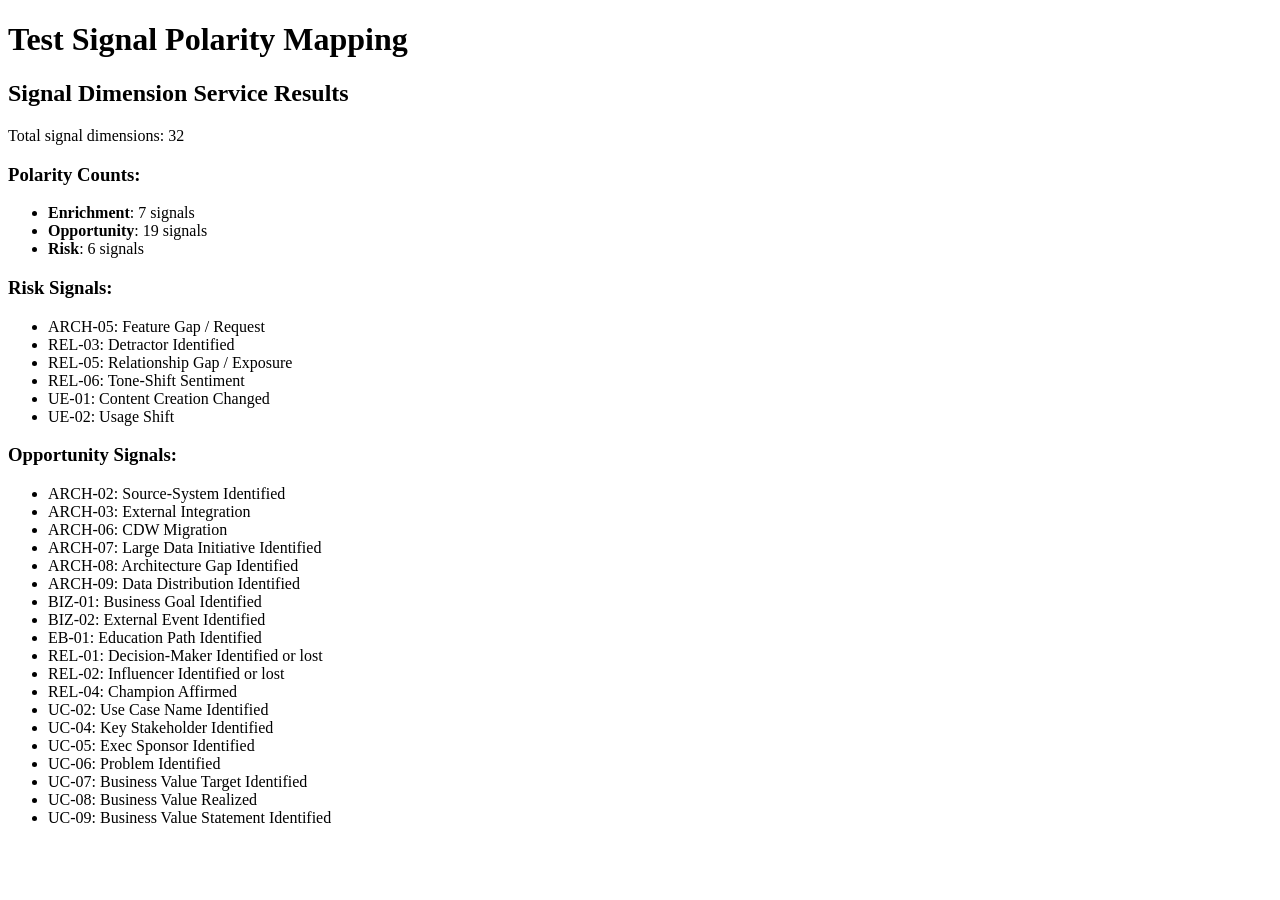
<file: test_polarity_mapping.html>
<!DOCTYPE html>
<html lang="en">
<head>
    <meta charset="UTF-8">
    <meta name="viewport" content="width=device-width, initial-scale=1.0">
    <title>Test Signal Polarity Mapping</title>
</head>
<body>
    <h1>Test Signal Polarity Mapping</h1>
    <div id="results"></div>

    <script src="js/flux/services/SignalDimensionService.js"></script>
    <script>
        async function testPolarityMapping() {
            const resultsDiv = document.getElementById('results');
            
            try {
                // Load signal dimension service
                const signalDimensionService = new SignalDimensionService();
                await signalDimensionService.loadSignalDimensions();
                
                // Get all signal dimensions
                const allDimensions = signalDimensionService.getAllSignalDimensions();
                console.log('All signal dimensions:', allDimensions);
                
                // Count by polarity
                const polarityCounts = {};
                for (const [code, dimension] of allDimensions) {
                    const polarity = dimension.polarity;
                    polarityCounts[polarity] = (polarityCounts[polarity] || 0) + 1;
                }
                
                console.log('Polarity counts:', polarityCounts);
                
                // Display results
                resultsDiv.innerHTML = `
                    <h2>Signal Dimension Service Results</h2>
                    <p>Total signal dimensions: ${allDimensions.size}</p>
                    <h3>Polarity Counts:</h3>
                    <ul>
                        ${Object.entries(polarityCounts).map(([polarity, count]) => 
                            `<li><strong>${polarity}</strong>: ${count} signals</li>`
                        ).join('')}
                    </ul>
                    <h3>Risk Signals:</h3>
                    <ul>
                        ${Array.from(allDimensions.entries())
                            .filter(([code, dimension]) => dimension.polarity === 'Risk')
                            .map(([code, dimension]) => `<li>${code}: ${dimension.name}</li>`)
                            .join('')}
                    </ul>
                    <h3>Opportunity Signals:</h3>
                    <ul>
                        ${Array.from(allDimensions.entries())
                            .filter(([code, dimension]) => dimension.polarity === 'Opportunity')
                            .map(([code, dimension]) => `<li>${code}: ${dimension.name}</li>`)
                            .join('')}
                    </ul>
                `;
                
            } catch (error) {
                console.error('Error testing polarity mapping:', error);
                resultsDiv.innerHTML = `<p style="color: red;">Error: ${error.message}</p>`;
            }
        }
        
        // Run test when page loads
        testPolarityMapping();
    </script>
</body>
</html>
</file>
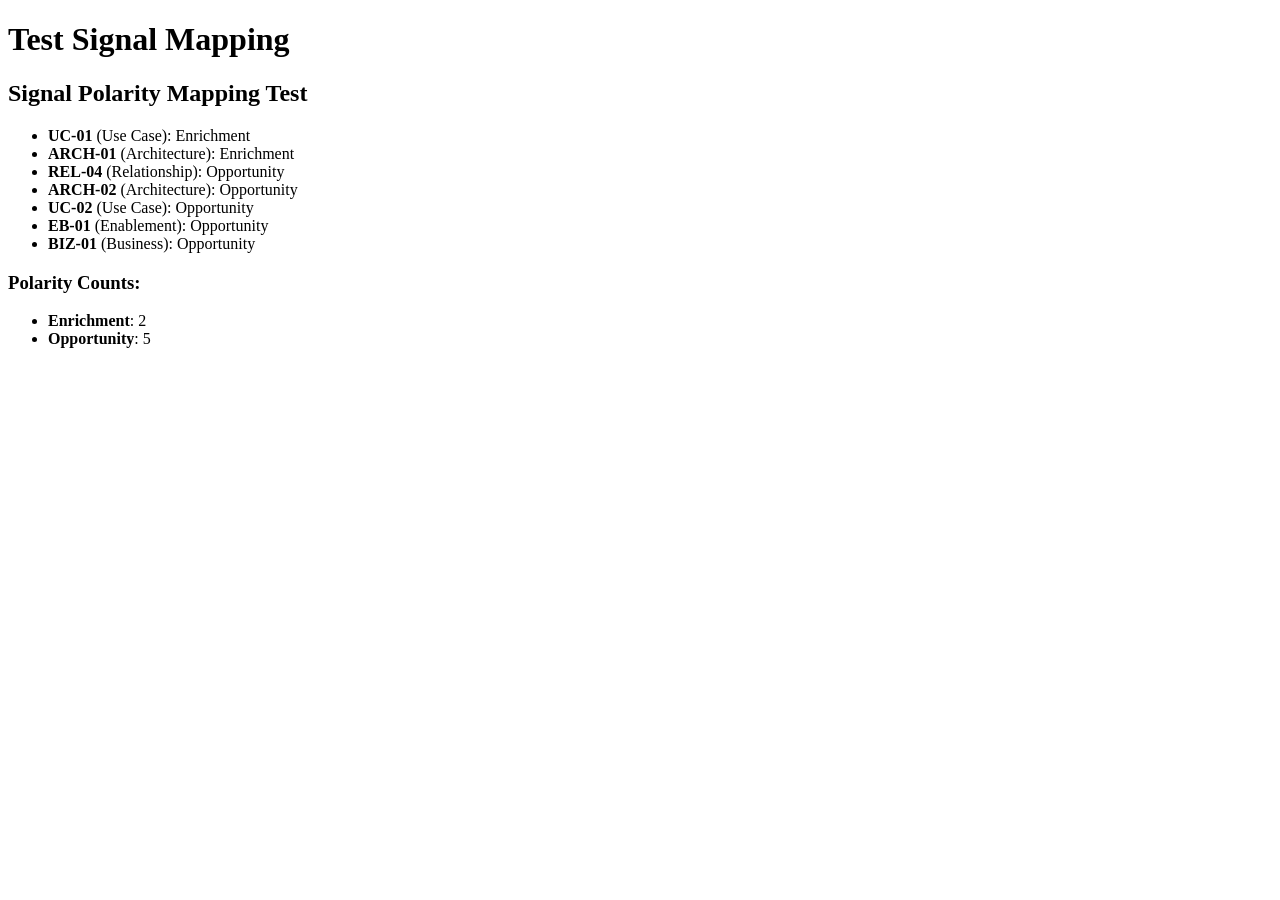
<file: test_signal_mapping.html>
<!DOCTYPE html>
<html lang="en">
<head>
    <meta charset="UTF-8">
    <meta name="viewport" content="width=device-width, initial-scale=1.0">
    <title>Test Signal Mapping</title>
</head>
<body>
    <h1>Test Signal Mapping</h1>
    <div id="results"></div>

    <script src="js/flux/services/SignalDimensionService.js"></script>
    <script>
        async function testSignalMapping() {
            const resultsDiv = document.getElementById('results');
            
            try {
                // Load signal dimension service
                const signalDimensionService = new SignalDimensionService();
                await signalDimensionService.loadSignalDimensions();
                
                // Test specific signal codes from the data
                const testSignals = [
                    { name: 'UC-01', category: 'Use Case' },
                    { name: 'ARCH-01', category: 'Architecture' },
                    { name: 'REL-04', category: 'Relationship' },
                    { name: 'ARCH-02', category: 'Architecture' },
                    { name: 'UC-02', category: 'Use Case' },
                    { name: 'EB-01', category: 'Enablement' },
                    { name: 'BIZ-01', category: 'Business' }
                ];
                
                let results = '<h2>Signal Polarity Mapping Test</h2><ul>';
                
                testSignals.forEach(signal => {
                    const signalDimension = signalDimensionService.getSignalDimension(signal.name);
                    const polarity = signalDimension ? signalDimension.polarity : 'Not Found';
                    results += `<li><strong>${signal.name}</strong> (${signal.category}): ${polarity}</li>`;
                });
                
                results += '</ul>';
                
                // Count by polarity
                const polarityCounts = {};
                testSignals.forEach(signal => {
                    const signalDimension = signalDimensionService.getSignalDimension(signal.name);
                    const polarity = signalDimension ? signalDimension.polarity : 'Not Found';
                    polarityCounts[polarity] = (polarityCounts[polarity] || 0) + 1;
                });
                
                results += '<h3>Polarity Counts:</h3><ul>';
                Object.entries(polarityCounts).forEach(([polarity, count]) => {
                    results += `<li><strong>${polarity}</strong>: ${count}</li>`;
                });
                results += '</ul>';
                
                resultsDiv.innerHTML = results;
                
            } catch (error) {
                console.error('Error testing signal mapping:', error);
                resultsDiv.innerHTML = `<p style="color: red;">Error: ${error.message}</p>`;
            }
        }
        
        // Run test when page loads
        testSignalMapping();
    </script>
</body>
</html>
</file>
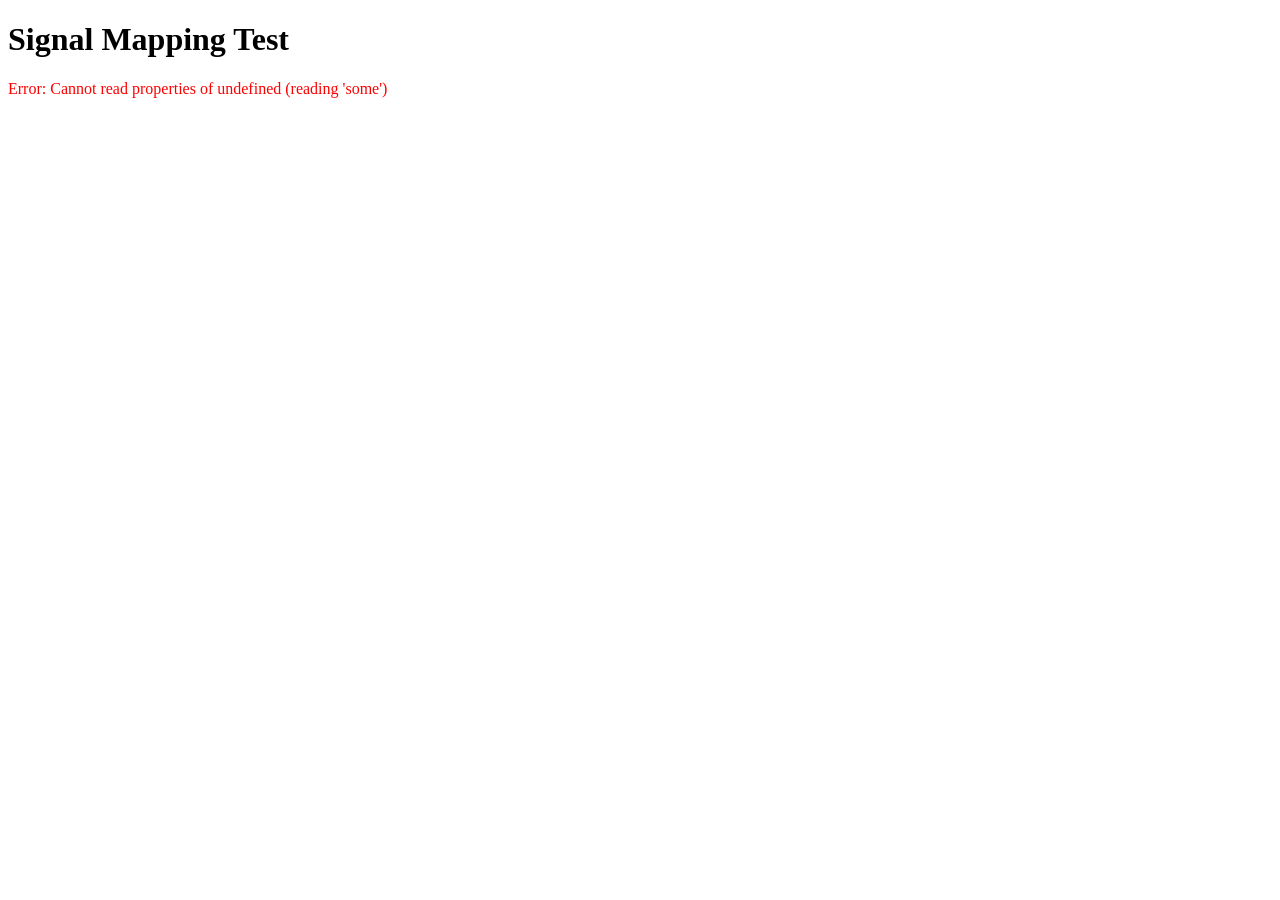
<file: test_signal_mapping_simple.html>
<!DOCTYPE html>
<html lang="en">
<head>
    <meta charset="UTF-8">
    <meta name="viewport" content="width=device-width, initial-scale=1.0">
    <title>Signal Mapping Test</title>
</head>
<body>
    <h1>Signal Mapping Test</h1>
    <div id="output">Loading...</div>

    <script>
        async function testSignalMapping() {
            try {
                console.log('🔍 Testing signal mapping...');
                document.getElementById('output').innerHTML = 'Starting test...';
                
                // Check if classes are available
                if (typeof SignalDimensionService === 'undefined') {
                    throw new Error('SignalDimensionService not available');
                }
                if (typeof SignalsRepository === 'undefined') {
                    throw new Error('SignalsRepository not available');
                }
                if (typeof dispatcher === 'undefined') {
                    throw new Error('Dispatcher not available');
                }
                if (typeof Actions === 'undefined') {
                    throw new Error('Actions not available');
                }
                
                document.getElementById('output').innerHTML += '<br>All classes loaded';
                
                // Load signal dimension service
                const signalDimensionService = new SignalDimensionService();
                await signalDimensionService.loadSignalDimensions();
                console.log('✅ Loaded signal dimension service');
                document.getElementById('output').innerHTML += '<br>SignalDimensionService loaded';
                
                // Test specific signal codes
                const testSignals = ['ARCH-05', 'ARCH-02', 'UC-01', 'REL-04'];
                
                console.log('\n🔍 Testing signal polarity mapping:');
                testSignals.forEach(signalCode => {
                    const dimension = signalDimensionService.getSignalDimension(signalCode);
                    console.log(`${signalCode}: ${dimension ? dimension.polarity : 'NOT FOUND'}`);
                });
                
                // Load all data
                const data = await SignalsRepository.loadAllData();
                console.log('✅ Loaded all data');
                
                const accounts = Array.from(data.accounts.values());
                console.log(`📊 Total accounts: ${accounts.length}`);
                
                // Count accounts with Risk signals
                const accountsWithRiskSignals = accounts.filter(account => 
                    account.signals.some(signal => {
                        const polarity = signal.signal_polarity || signal['Signal Polarity'] || '';
                        return polarity === 'Risk';
                    })
                );
                
                // Count accounts with Opportunity signals
                const accountsWithOpportunitySignals = accounts.filter(account => 
                    account.signals.some(signal => {
                        const polarity = signal.signal_polarity || signal['Signal Polarity'] || '';
                        return polarity === 'Opportunity';
                    })
                );
                
                console.log(`🚨 Accounts with Risk signals: ${accountsWithRiskSignals.length}`);
                console.log(`📈 Accounts with Opportunity signals: ${accountsWithOpportunitySignals.length}`);
                
                // Show details for Risk accounts
                console.log('\n🚨 Risk accounts:');
                accountsWithRiskSignals.forEach(account => {
                    const riskSignals = account.signals.filter(signal => {
                        const polarity = signal.signal_polarity || signal['Signal Polarity'] || '';
                        return polarity === 'Risk';
                    });
                    console.log(`  - ${account.name} (${account.id}): ${riskSignals.length} risk signals`);
                    riskSignals.forEach(signal => {
                        console.log(`    * ${signal.name} (${signal.code}) - ${signal.signal_polarity}`);
                    });
                });
                
                // Show all signal polarities
                console.log('\n🔍 All signal polarities found:');
                const allPolarities = new Set();
                accounts.forEach(account => {
                    account.signals.forEach(signal => {
                        const polarity = signal.signal_polarity || signal['Signal Polarity'] || '';
                        allPolarities.add(polarity);
                    });
                });
                console.log('Polarities:', Array.from(allPolarities));
                
                // Update the page
                document.getElementById('output').innerHTML = 
                    '<h2>Results:</h2>' +
                    '<p><strong>Accounts with Risk signals:</strong> ' + accountsWithRiskSignals.length + '</p>' +
                    '<p><strong>Accounts with Opportunity signals:</strong> ' + accountsWithOpportunitySignals.length + '</p>' +
                    '<p><strong>All polarities found:</strong> ' + Array.from(allPolarities).join(', ') + '</p>';
                
            } catch (error) {
                console.error('❌ Error:', error);
                document.getElementById('output').innerHTML = '<p style="color: red;">Error: ' + error.message + '</p>';
            }
        }
        
        // Load the required scripts first
        const script1 = document.createElement('script');
        script1.src = './js/flux/Dispatcher.js';
        script1.onload = function() {
            console.log('✅ Dispatcher loaded');
            const script2 = document.createElement('script');
            script2.src = './js/flux/Actions.js';
            script2.onload = function() {
                console.log('✅ Actions loaded');
                const script3 = document.createElement('script');
                script3.src = './js/flux/services/SignalDimensionService.js';
                script3.onload = function() {
                    console.log('✅ SignalDimensionService loaded');
                    const script4 = document.createElement('script');
                    script4.src = './js/flux/repositories/SignalsRepository.js';
                    script4.onload = function() {
                        console.log('✅ SignalsRepository loaded');
                        testSignalMapping();
                    };
                    script4.onerror = function() {
                        console.error('❌ Failed to load SignalsRepository');
                        document.getElementById('output').innerHTML = '<p style="color: red;">Failed to load SignalsRepository</p>';
                    };
                    document.head.appendChild(script4);
                };
                script3.onerror = function() {
                    console.error('❌ Failed to load SignalDimensionService');
                    document.getElementById('output').innerHTML = '<p style="color: red;">Failed to load SignalDimensionService</p>';
                };
                document.head.appendChild(script3);
            };
            script2.onerror = function() {
                console.error('❌ Failed to load Actions');
                document.getElementById('output').innerHTML = '<p style="color: red;">Failed to load Actions</p>';
            };
            document.head.appendChild(script2);
        };
        script1.onerror = function() {
            console.error('❌ Failed to load Dispatcher');
            document.getElementById('output').innerHTML = '<p style="color: red;">Failed to load Dispatcher</p>';
        };
        document.head.appendChild(script1);
    </script>
</body>
</html>
</file>
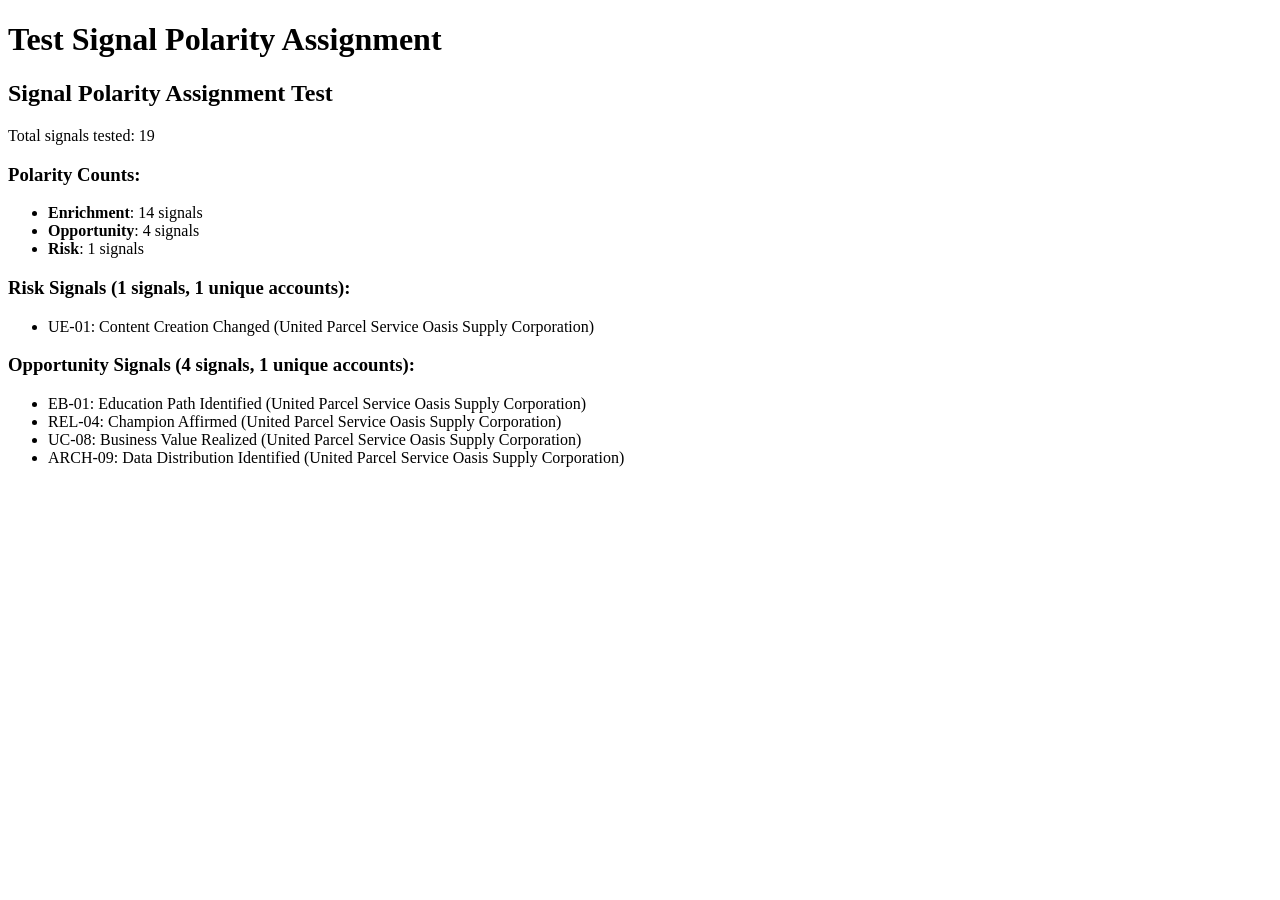
<file: test_signal_polarity.html>
<!DOCTYPE html>
<html lang="en">
<head>
    <meta charset="UTF-8">
    <meta name="viewport" content="width=device-width, initial-scale=1.0">
    <title>Test Signal Polarity Assignment</title>
</head>
<body>
    <h1>Test Signal Polarity Assignment</h1>
    <div id="results"></div>

    <script src="js/flux/services/SignalDimensionService.js"></script>
    <script>
        async function testSignalPolarityAssignment() {
            const resultsDiv = document.getElementById('results');
            
            try {
                // Load signal dimension service
                const signalDimensionService = new SignalDimensionService();
                await signalDimensionService.loadSignalDimensions();
                
                // Load sample signals data
                const response = await fetch('./data.csv');
                const csvText = await response.text();
                const lines = csvText.split('\n');
                const headers = lines[0].split(',');
                
                // Parse CSV data
                const signals = [];
                for (let i = 1; i < Math.min(lines.length, 20); i++) { // Test first 20 signals
                    const values = lines[i].split(',');
                    if (values.length >= headers.length) {
                        const signal = {};
                        headers.forEach((header, index) => {
                            signal[header] = values[index];
                        });
                        signals.push(signal);
                    }
                }
                
                console.log('Sample signals:', signals);
                
                // Test polarity assignment
                const polarityCounts = {};
                const riskSignals = [];
                const opportunitySignals = [];
                
                signals.forEach(signal => {
                    const signalCode = signal.code || '';
                    const signalDimension = signalDimensionService.getSignalDimension(signalCode);
                    let polarity = 'Enrichment'; // Default
                    
                    if (signalDimension && signalDimension.polarity) {
                        polarity = signalDimension.polarity;
                    }
                    
                    polarityCounts[polarity] = (polarityCounts[polarity] || 0) + 1;
                    
                    if (polarity === 'Risk') {
                        riskSignals.push({
                            code: signalCode,
                            name: signal.name || '',
                            account: signal.account_name || '',
                            polarity: polarity
                        });
                    } else if (polarity === 'Opportunity') {
                        opportunitySignals.push({
                            code: signalCode,
                            name: signal.name || '',
                            account: signal.account_name || '',
                            polarity: polarity
                        });
                    }
                });
                
                console.log('Polarity counts:', polarityCounts);
                console.log('Risk signals:', riskSignals);
                console.log('Opportunity signals:', opportunitySignals);
                
                // Count unique accounts with Risk signals
                const riskAccounts = new Set(riskSignals.map(s => s.account)).size;
                const opportunityAccounts = new Set(opportunitySignals.map(s => s.account)).size;
                
                // Display results
                resultsDiv.innerHTML = `
                    <h2>Signal Polarity Assignment Test</h2>
                    <p>Total signals tested: ${signals.length}</p>
                    <h3>Polarity Counts:</h3>
                    <ul>
                        ${Object.entries(polarityCounts).map(([polarity, count]) => 
                            `<li><strong>${polarity}</strong>: ${count} signals</li>`
                        ).join('')}
                    </ul>
                    <h3>Risk Signals (${riskSignals.length} signals, ${riskAccounts} unique accounts):</h3>
                    <ul>
                        ${riskSignals.map(s => `<li>${s.code}: ${s.name} (${s.account})</li>`).join('')}
                    </ul>
                    <h3>Opportunity Signals (${opportunitySignals.length} signals, ${opportunityAccounts} unique accounts):</h3>
                    <ul>
                        ${opportunitySignals.map(s => `<li>${s.code}: ${s.name} (${s.account})</li>`).join('')}
                    </ul>
                `;
                
            } catch (error) {
                console.error('Error testing signal polarity assignment:', error);
                resultsDiv.innerHTML = `<p style="color: red;">Error: ${error.message}</p>`;
            }
        }
        
        // Run test when page loads
        testSignalPolarityAssignment();
    </script>
</body>
</html>
</file>
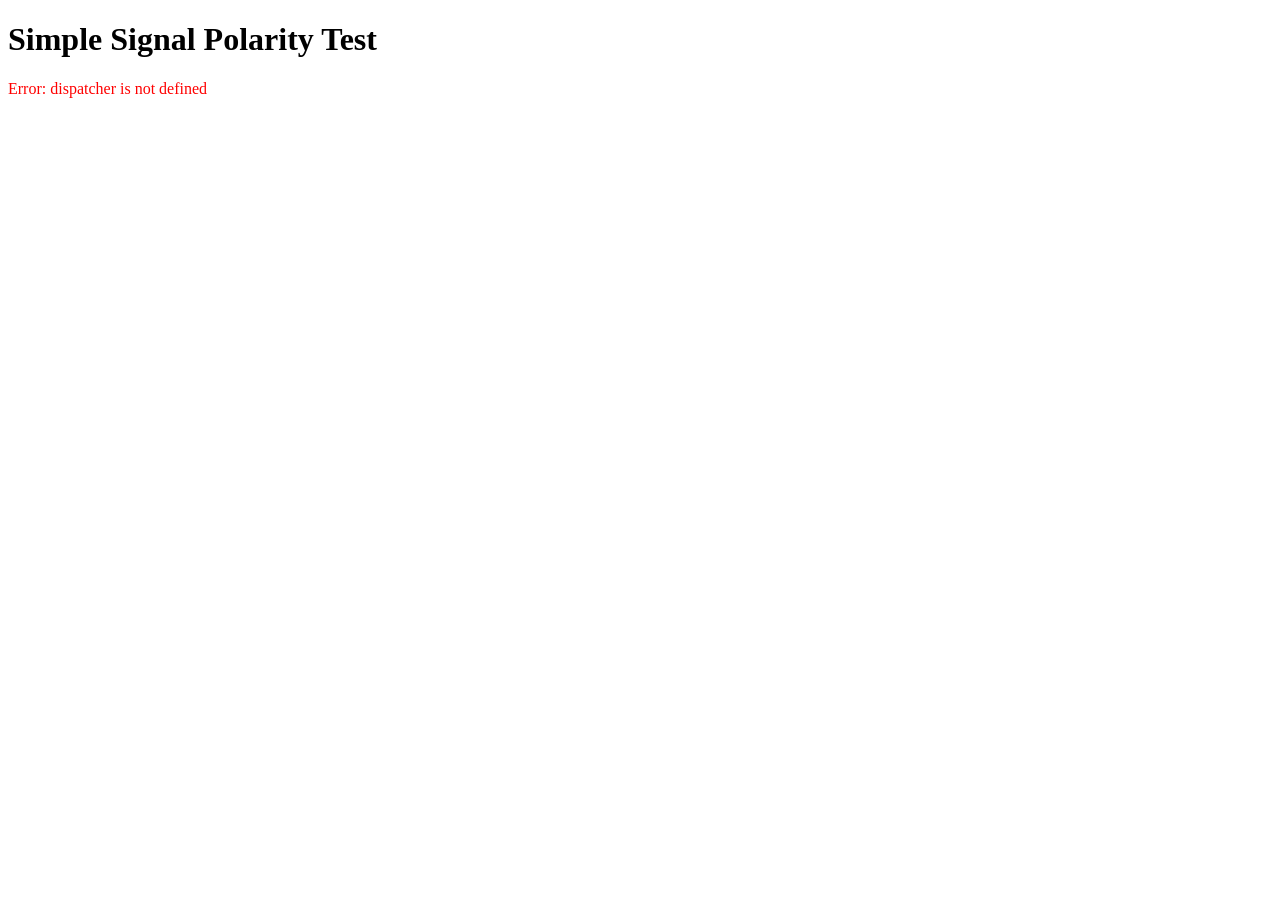
<file: test_simple_polarity.html>
<!DOCTYPE html>
<html lang="en">
<head>
    <meta charset="UTF-8">
    <meta name="viewport" content="width=device-width, initial-scale=1.0">
    <title>Simple Polarity Test</title>
</head>
<body>
    <h1>Simple Signal Polarity Test</h1>
    <div id="output">Loading...</div>

    <script>
        // Simple test without modules
        async function testPolarity() {
            try {
                console.log('🔍 Testing signal polarity...');
                
                // Load signal dimension service
                const signalDimensionService = new SignalDimensionService();
                await signalDimensionService.loadSignalDimensions();
                console.log('✅ Loaded signal dimension service');
                
                // Load all data
                const data = await SignalsRepository.loadAllData();
                console.log('✅ Loaded all data');
                
                const accounts = Array.from(data.accounts.values());
                console.log(`📊 Total accounts: ${accounts.length}`);
                
                // Count accounts with Risk signals
                const accountsWithRiskSignals = accounts.filter(account => 
                    account.signals.some(signal => {
                        const polarity = signal.signal_polarity || signal['Signal Polarity'] || '';
                        return polarity === 'Risk';
                    })
                );
                
                // Count accounts with Opportunity signals
                const accountsWithOpportunitySignals = accounts.filter(account => 
                    account.signals.some(signal => {
                        const polarity = signal.signal_polarity || signal['Signal Polarity'] || '';
                        return polarity === 'Opportunity';
                    })
                );
                
                console.log(`🚨 Accounts with Risk signals: ${accountsWithRiskSignals.length}`);
                console.log(`📈 Accounts with Opportunity signals: ${accountsWithOpportunitySignals.length}`);
                
                // Show all signal polarities
                const allPolarities = new Set();
                accounts.forEach(account => {
                    account.signals.forEach(signal => {
                        const polarity = signal.signal_polarity || signal['Signal Polarity'] || '';
                        allPolarities.add(polarity);
                    });
                });
                console.log('Polarities:', Array.from(allPolarities));
                
                // Update the page
                document.getElementById('output').innerHTML = 
                    '<h2>Results:</h2>' +
                    '<p><strong>Accounts with Risk signals:</strong> ' + accountsWithRiskSignals.length + '</p>' +
                    '<p><strong>Accounts with Opportunity signals:</strong> ' + accountsWithOpportunitySignals.length + '</p>' +
                    '<p><strong>All polarities found:</strong> ' + Array.from(allPolarities).join(', ') + '</p>';
                
            } catch (error) {
                console.error('❌ Error:', error);
                document.getElementById('output').innerHTML = '<p style="color: red;">Error: ' + error.message + '</p>';
            }
        }
        
        // Load the required scripts first
        const script1 = document.createElement('script');
        script1.src = './js/flux/services/SignalDimensionService.js';
        script1.onload = function() {
            console.log('✅ SignalDimensionService loaded');
            const script2 = document.createElement('script');
            script2.src = './js/flux/repositories/SignalsRepository.js';
            script2.onload = function() {
                console.log('✅ SignalsRepository loaded');
                testPolarity();
            };
            script2.onerror = function() {
                console.error('❌ Failed to load SignalsRepository');
                document.getElementById('output').innerHTML = '<p style="color: red;">Failed to load SignalsRepository</p>';
            };
            document.head.appendChild(script2);
        };
        script1.onerror = function() {
            console.error('❌ Failed to load SignalDimensionService');
            document.getElementById('output').innerHTML = '<p style="color: red;">Failed to load SignalDimensionService</p>';
        };
        document.head.appendChild(script1);
    </script>
</body>
</html>
</file>
